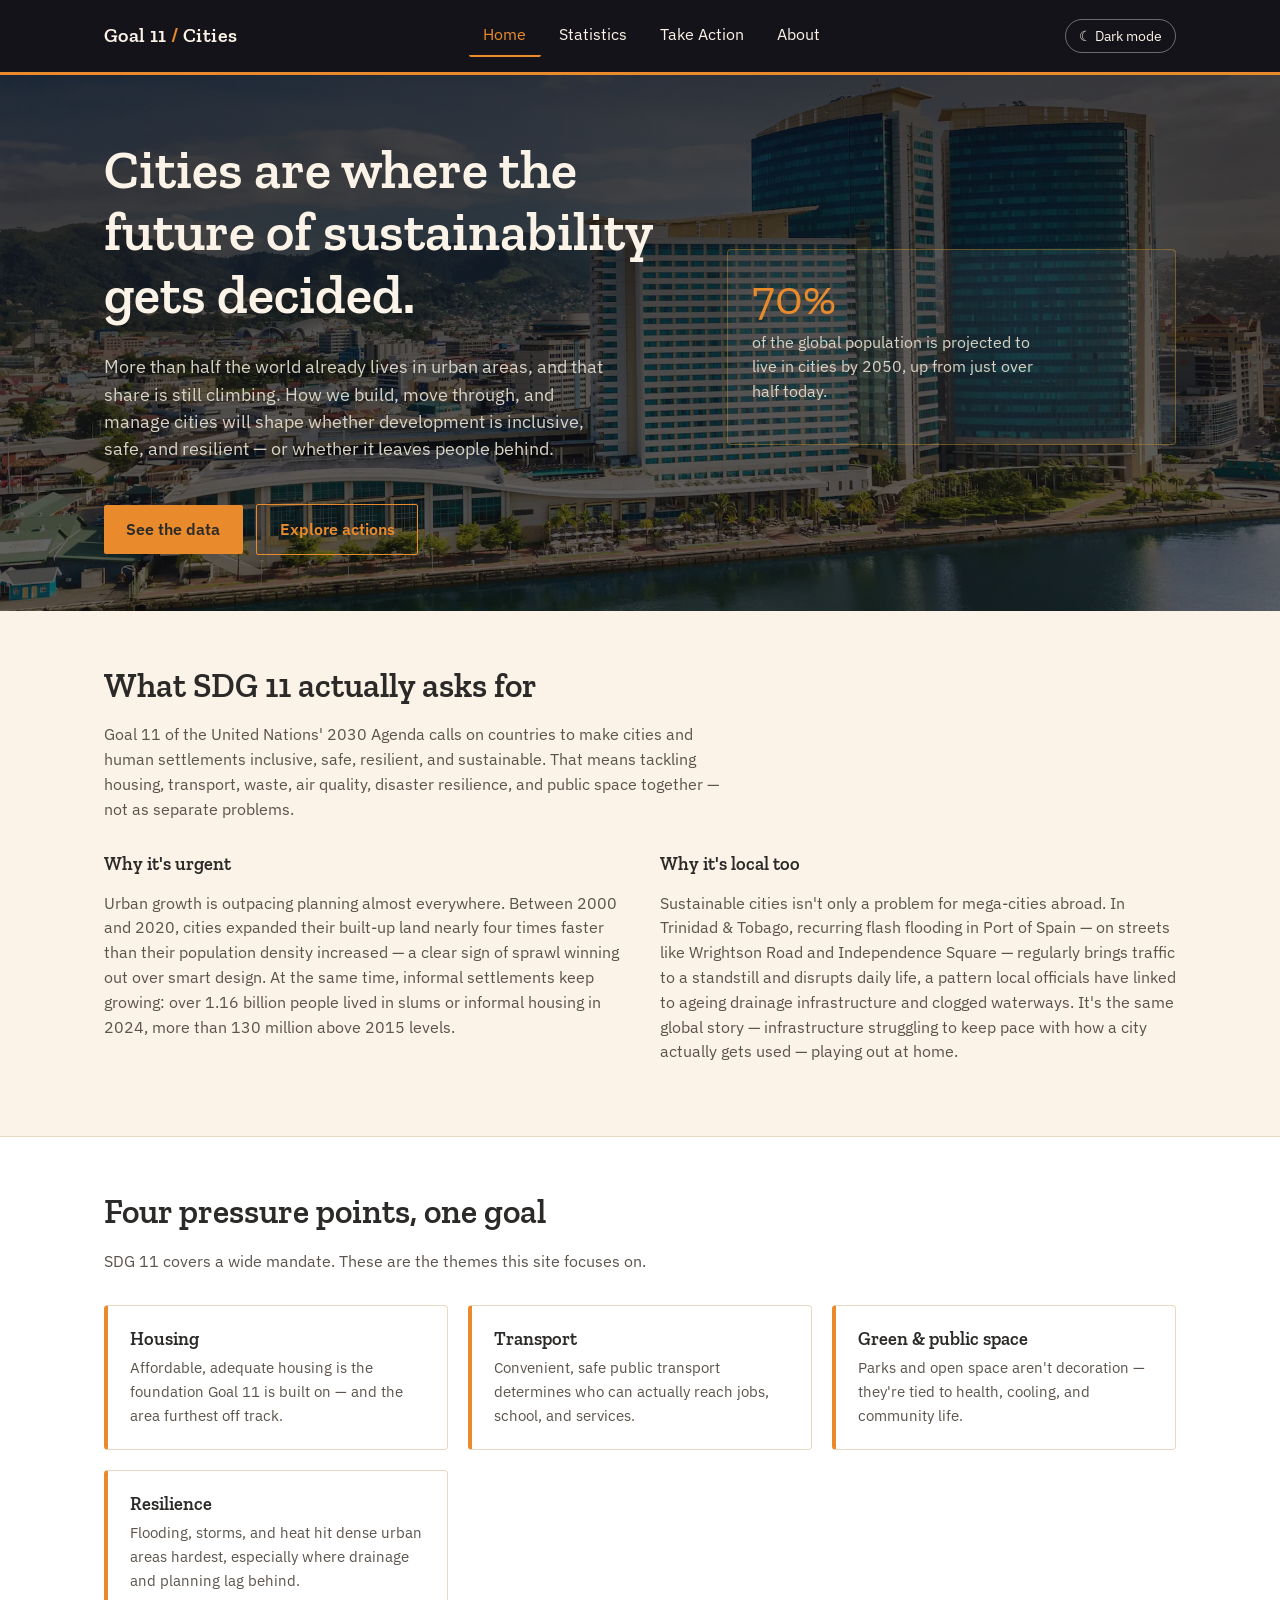
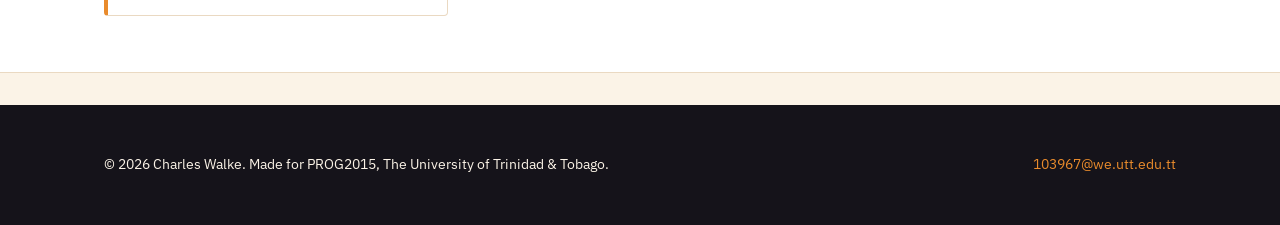
<file: index.html>
<!DOCTYPE html>
<html lang="en">
<head>
  <meta charset="UTF-8">
  <meta name="viewport" content="width=device-width, initial-scale=1.0">
  <title>Sustainable Cities &amp; Communities — SDG 11</title>
  <meta name="description" content="An awareness site on UN Sustainable Development Goal 11: Sustainable Cities and Communities.">
  <link rel="preconnect" href="https://fonts.googleapis.com">
  <link href="https://fonts.googleapis.com/css2?family=Zilla+Slab:wght@500;600;700&family=IBM+Plex+Sans:wght@400;500;600&display=swap" rel="stylesheet">
  <link rel="stylesheet" href="css/style.css">
</head>
<body>

  <header class="site-header">
    <div class="wrap">
      <a href="index.html" class="brand">Goal 11 <span>/</span> Cities</a>
      <nav class="site-nav" aria-label="Primary navigation">
        <ul>
          <li><a href="index.html" aria-current="page">Home</a></li>
          <li><a href="statistics.html">Statistics</a></li>
          <li><a href="actions.html">Take Action</a></li>
          <li><a href="about.html">About</a></li>
        </ul>
      </nav>
      <button class="theme-toggle" data-theme-toggle type="button" aria-label="Toggle dark mode">☾ Dark mode</button>
    </div>
  </header>

  <main>

    <section class="hero hero-has-image" style="background-image: url('images/home-hero.jpg');">
      <div class="wrap">
        <div class="content1">
          <h1>Cities are where the future of sustainability gets decided.</h1>
          <p class="lede">More than half the world already lives in urban areas, and that share is still climbing. How we build, move through, and manage cities will shape whether development is inclusive, safe, and resilient — or whether it leaves people behind.</p>
          <a href="statistics.html" class="btn">See the data</a>
          <a href="actions.html" class="btn btn-outline" style="margin-left:0.6rem;">Explore actions</a>
        </div>
        <div class="content2">
          <div class="hero-stat">
            <span class="big">70%</span>
            <p>of the global population is projected to live in cities by 2050, up from just over half today.</p>
          </div>
        </div>
      </div>
    </section>

    <section class="section">
      <div class="wrap">
        <div class="section-head">
          <h2>What SDG 11 actually asks for</h2>
          <p>Goal 11 of the United Nations' 2030 Agenda calls on countries to make cities and human settlements inclusive, safe, resilient, and sustainable. That means tackling housing, transport, waste, air quality, disaster resilience, and public space together — not as separate problems.</p>
        </div>

        <div class="split">
          <div class="content1">
            <h3>Why it's urgent</h3>
            <p>Urban growth is outpacing planning almost everywhere. Between 2000 and 2020, cities expanded their built-up land nearly four times faster than their population density increased — a clear sign of sprawl winning out over smart design. At the same time, informal settlements keep growing: over 1.16 billion people lived in slums or informal housing in 2024, more than 130 million above 2015 levels.</p>
          </div>
          <div class="content2">
            <h3>Why it's local too</h3>
            <p>Sustainable cities isn't only a problem for mega-cities abroad. In Trinidad &amp; Tobago, recurring flash flooding in Port of Spain — on streets like Wrightson Road and Independence Square — regularly brings traffic to a standstill and disrupts daily life, a pattern local officials have linked to ageing drainage infrastructure and clogged waterways. It's the same global story — infrastructure struggling to keep pace with how a city actually gets used — playing out at home.</p>
          </div>
        </div>
      </div>
    </section>

    <section class="section section-alt">
      <div class="wrap">
        <div class="section-head">
          <h2>Four pressure points, one goal</h2>
          <p>SDG 11 covers a wide mandate. These are the themes this site focuses on.</p>
        </div>
        <div class="card-grid">
          <div class="card">
            <h3>Housing</h3>
            <p>Affordable, adequate housing is the foundation Goal 11 is built on — and the area furthest off track.</p>
          </div>
          <div class="card">
            <h3>Transport</h3>
            <p>Convenient, safe public transport determines who can actually reach jobs, school, and services.</p>
          </div>
          <div class="card">
            <h3>Green &amp; public space</h3>
            <p>Parks and open space aren't decoration — they're tied to health, cooling, and community life.</p>
          </div>
          <div class="card">
            <h3>Resilience</h3>
            <p>Flooding, storms, and heat hit dense urban areas hardest, especially where drainage and planning lag behind.</p>
          </div>
        </div>
      </div>
    </section>

  </main>

  <footer class="site-footer">
    <div class="wrap">
      <p>&copy; 2026 Charles Walke. Made for PROG2015, The University of Trinidad &amp; Tobago.</p>
      <p><a href="mailto:103967@we.utt.edu.tt">103967@we.utt.edu.tt</a></p>
    </div>
  </footer>

  <script src="js/main.js"></script>
</body>
</html>
</file>
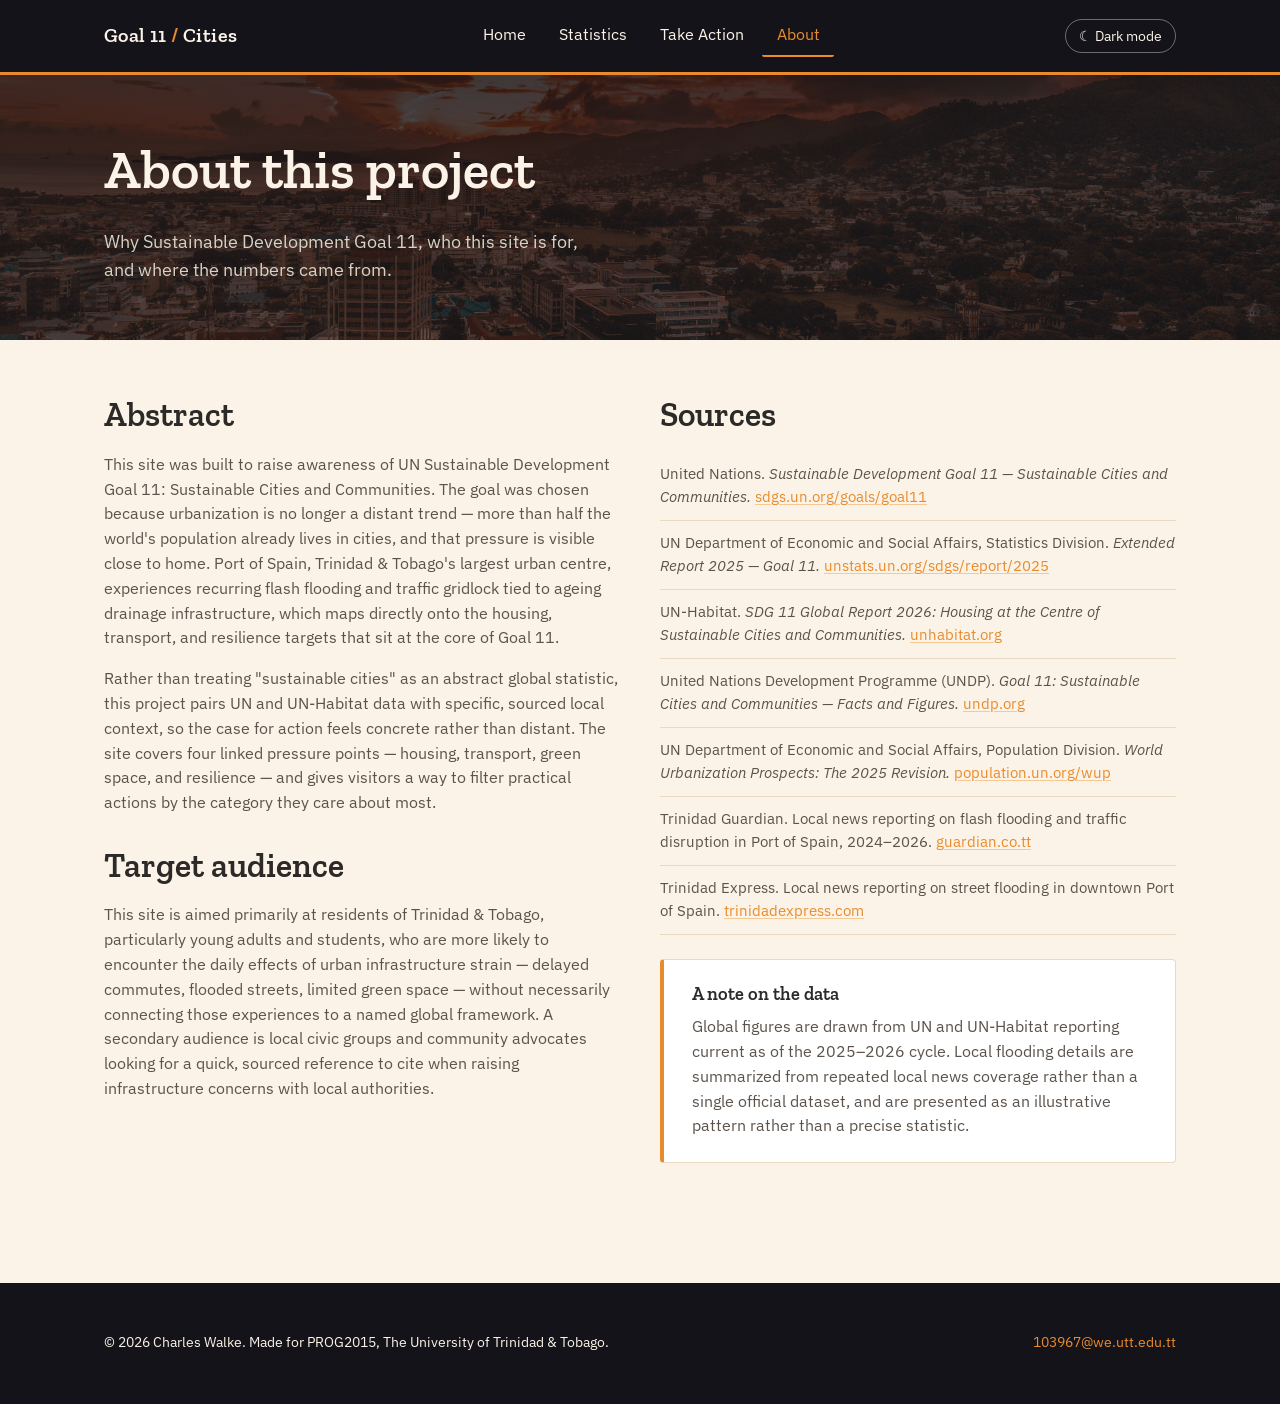
<file: about.html>
<!DOCTYPE html>
<html lang="en">
<head>
  <meta charset="UTF-8">
  <meta name="viewport" content="width=device-width, initial-scale=1.0">
  <title>About — SDG 11: Sustainable Cities</title>
  <meta name="description" content="Project abstract, target audience, and sources for this SDG 11 awareness site.">
  <link rel="preconnect" href="https://fonts.googleapis.com">
  <link href="https://fonts.googleapis.com/css2?family=Zilla+Slab:wght@500;600;700&family=IBM+Plex+Sans:wght@400;500;600&display=swap" rel="stylesheet">
  <link rel="stylesheet" href="css/style.css">
</head>
<body>

  <header class="site-header">
    <div class="wrap">
      <a href="index.html" class="brand">Goal 11 <span>/</span> Cities</a>
      <nav class="site-nav" aria-label="Primary navigation">
        <ul>
          <li><a href="index.html">Home</a></li>
          <li><a href="statistics.html">Statistics</a></li>
          <li><a href="actions.html">Take Action</a></li>
          <li><a href="about.html" aria-current="page">About</a></li>
        </ul>
      </nav>
      <button class="theme-toggle" data-theme-toggle type="button" aria-label="Toggle dark mode">☾ Dark mode</button>
    </div>
  </header>

  <main>

    <section class="hero hero-has-image" style="padding-bottom: 2.5rem; background-image: url('images/section-hero.jpg');">
      <div class="wrap" style="grid-template-columns: 1fr;">
        <div class="content1">
          <h1>About this project</h1>
          <p class="lede">Why Sustainable Development Goal 11, who this site is for, and where the numbers came from.</p>
        </div>
      </div>
    </section>

    <section class="section">
      <div class="wrap">
        <div class="split">
          <div class="content1">
            <h2>Abstract</h2>
            <p>This site was built to raise awareness of UN Sustainable Development Goal 11: Sustainable Cities and Communities. The goal was chosen because urbanization is no longer a distant trend — more than half the world's population already lives in cities, and that pressure is visible close to home. Port of Spain, Trinidad &amp; Tobago's largest urban centre, experiences recurring flash flooding and traffic gridlock tied to ageing drainage infrastructure, which maps directly onto the housing, transport, and resilience targets that sit at the core of Goal 11.</p>
            <p>Rather than treating "sustainable cities" as an abstract global statistic, this project pairs UN and UN-Habitat data with specific, sourced local context, so the case for action feels concrete rather than distant. The site covers four linked pressure points — housing, transport, green space, and resilience — and gives visitors a way to filter practical actions by the category they care about most.</p>

            <h2 style="margin-top: 2rem;">Target audience</h2>
            <p>This site is aimed primarily at residents of Trinidad &amp; Tobago, particularly young adults and students, who are more likely to encounter the daily effects of urban infrastructure strain — delayed commutes, flooded streets, limited green space — without necessarily connecting those experiences to a named global framework. A secondary audience is local civic groups and community advocates looking for a quick, sourced reference to cite when raising infrastructure concerns with local authorities.</p>
          </div>

          <div class="content2">
            <h2>Sources</h2>
            <ul class="source-list">
              <li>United Nations. <em>Sustainable Development Goal 11 — Sustainable Cities and Communities.</em> <a href="https://sdgs.un.org/goals/goal11" target="_blank" rel="noopener">sdgs.un.org/goals/goal11</a></li>
              <li>UN Department of Economic and Social Affairs, Statistics Division. <em>Extended Report 2025 — Goal 11.</em> <a href="https://unstats.un.org/sdgs/report/2025/extended-report/Extended-Report-2025_Goal-11.pdf" target="_blank" rel="noopener">unstats.un.org/sdgs/report/2025</a></li>
              <li>UN-Habitat. <em>SDG 11 Global Report 2026: Housing at the Centre of Sustainable Cities and Communities.</em> <a href="https://unhabitat.org/sdg-11-global-report-2026-housing-at-the-centre-of-sustainable-cities-and-communities" target="_blank" rel="noopener">unhabitat.org</a></li>
              <li>United Nations Development Programme (UNDP). <em>Goal 11: Sustainable Cities and Communities — Facts and Figures.</em> <a href="https://www.undp.org/sustainable-development-goals/sustainable-cities-and-communities" target="_blank" rel="noopener">undp.org</a></li>
              <li>UN Department of Economic and Social Affairs, Population Division. <em>World Urbanization Prospects: The 2025 Revision.</em> <a href="https://population.un.org/wup/" target="_blank" rel="noopener">population.un.org/wup</a></li>
              <li>Trinidad Guardian. Local news reporting on flash flooding and traffic disruption in Port of Spain, 2024–2026. <a href="https://www.guardian.co.tt/news/pos-brought-to-standstill-as-heavy-rains-submerge-streets-6.2.2401509.4c883f6b93" target="_blank" rel="noopener">guardian.co.tt</a></li>
              <li>Trinidad Express. Local news reporting on street flooding in downtown Port of Spain. <a href="https://trinidadexpress.com/newsextra/flood-in-city-after-showers/article_9d7e4a40-4e7e-11ef-bda2-6b6a2d276ae7.html" target="_blank" rel="noopener">trinidadexpress.com</a></li>
            </ul>

            <div class="callout" style="margin-top: 1.5rem;">
              <h3>A note on the data</h3>
              <p style="margin:0;">Global figures are drawn from UN and UN-Habitat reporting current as of the 2025–2026 cycle. Local flooding details are summarized from repeated local news coverage rather than a single official dataset, and are presented as an illustrative pattern rather than a precise statistic.</p>
            </div>
          </div>
        </div>
      </div>
    </section>

  </main>

  <footer class="site-footer">
    <div class="wrap">
      <p>&copy; 2026 Charles Walke. Made for PROG2015, The University of Trinidad &amp; Tobago.</p>
      <p><a href="mailto:103967@we.utt.edu.tt">103967@we.utt.edu.tt</a></p>
    </div>
  </footer>

  <script src="js/main.js"></script>
</body>
</html>
</file>
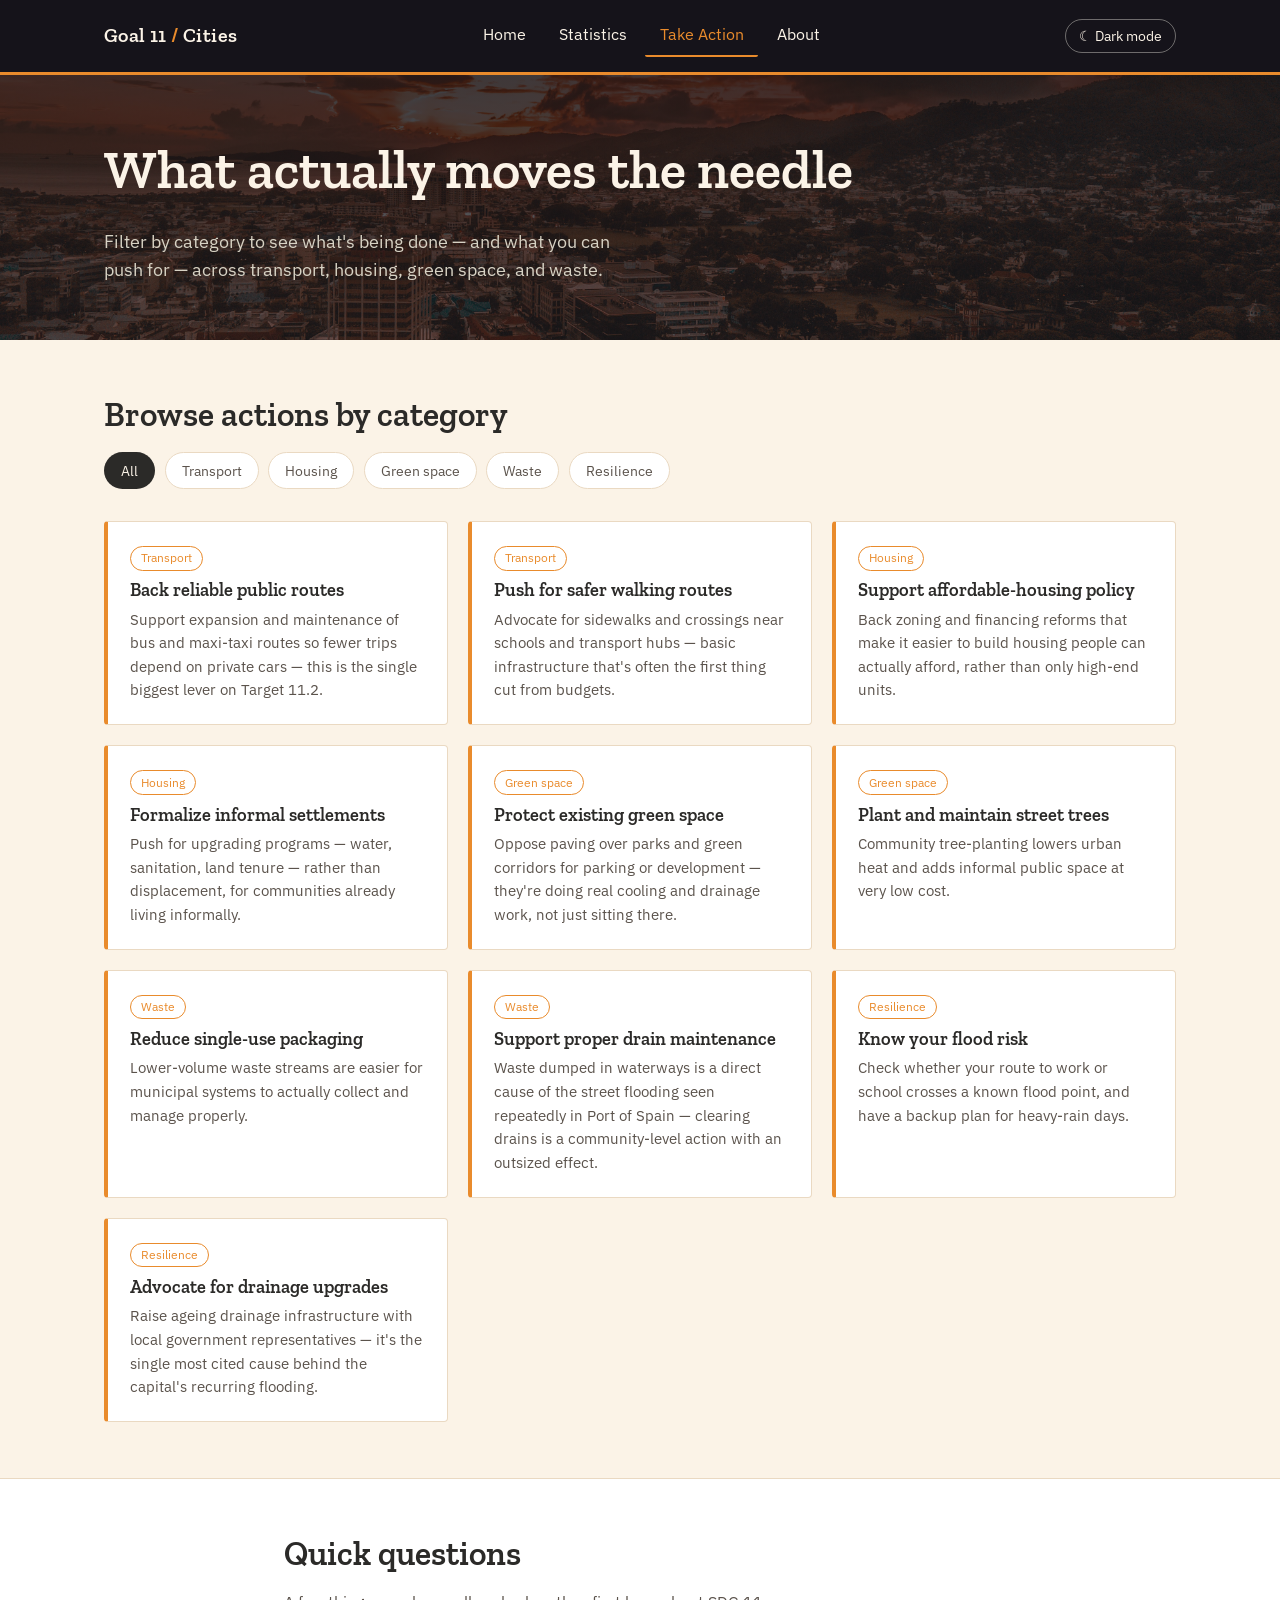
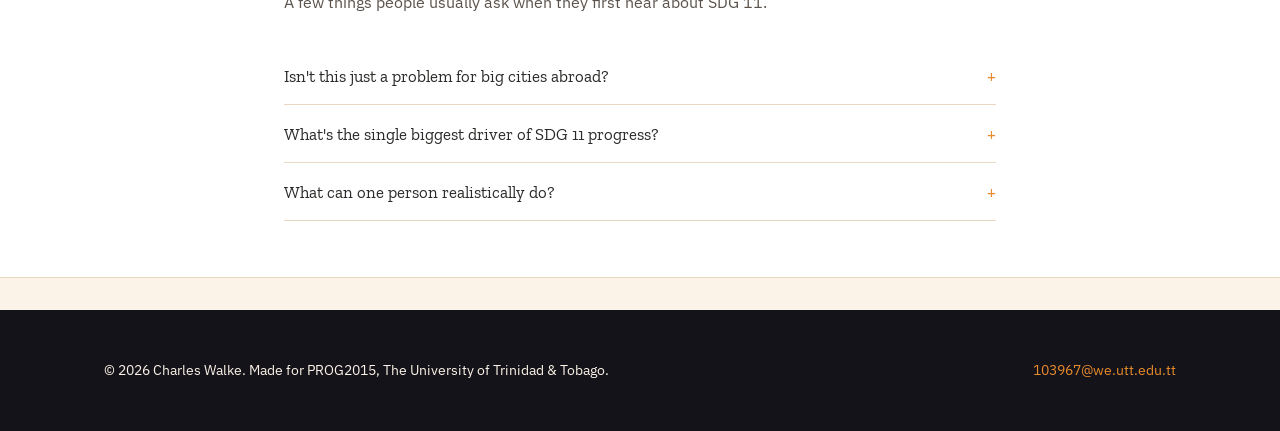
<file: actions.html>
<!DOCTYPE html>
<html lang="en">
<head>
  <meta charset="UTF-8">
  <meta name="viewport" content="width=device-width, initial-scale=1.0">
  <title>Take Action — SDG 11: Sustainable Cities</title>
  <meta name="description" content="Filterable list of actions, by category, that support UN SDG 11: Sustainable Cities and Communities.">
  <link rel="preconnect" href="https://fonts.googleapis.com">
  <link href="https://fonts.googleapis.com/css2?family=Zilla+Slab:wght@500;600;700&family=IBM+Plex+Sans:wght@400;500;600&display=swap" rel="stylesheet">
  <link rel="stylesheet" href="css/style.css">
</head>
<body>

  <header class="site-header">
    <div class="wrap">
      <a href="index.html" class="brand">Goal 11 <span>/</span> Cities</a>
      <nav class="site-nav" aria-label="Primary navigation">
        <ul>
          <li><a href="index.html">Home</a></li>
          <li><a href="statistics.html">Statistics</a></li>
          <li><a href="actions.html" aria-current="page">Take Action</a></li>
          <li><a href="about.html">About</a></li>
        </ul>
      </nav>
      <button class="theme-toggle" data-theme-toggle type="button" aria-label="Toggle dark mode">☾ Dark mode</button>
    </div>
  </header>

  <main>

    <section class="hero hero-has-image" style="padding-bottom: 2.5rem; background-image: url('images/section-hero.jpg');">
      <div class="wrap" style="grid-template-columns: 1fr;">
        <div class="content1">
          <h1>What actually moves the needle</h1>
          <p class="lede">Filter by category to see what's being done — and what you can push for — across transport, housing, green space, and waste.</p>
        </div>
      </div>
    </section>

    <section class="section">
      <div class="wrap">

        <h2>Browse actions by category</h2>

        <div class="filter-bar" data-filter-bar role="group" aria-label="Filter actions by category">
          <button class="filter-btn active" data-category="all" type="button">All</button>
          <button class="filter-btn" data-category="transport" type="button">Transport</button>
          <button class="filter-btn" data-category="housing" type="button">Housing</button>
          <button class="filter-btn" data-category="green" type="button">Green space</button>
          <button class="filter-btn" data-category="waste" type="button">Waste</button>
          <button class="filter-btn" data-category="resilience" type="button">Resilience</button>
        </div>

        <div class="card-grid" id="action-cards">

          <article class="action-card card" data-category="transport">
            <span class="tag">Transport</span>
            <h3>Back reliable public routes</h3>
            <p>Support expansion and maintenance of bus and maxi-taxi routes so fewer trips depend on private cars — this is the single biggest lever on Target 11.2.</p>
          </article>

          <article class="action-card card" data-category="transport">
            <span class="tag">Transport</span>
            <h3>Push for safer walking routes</h3>
            <p>Advocate for sidewalks and crossings near schools and transport hubs — basic infrastructure that's often the first thing cut from budgets.</p>
          </article>

          <article class="action-card card" data-category="housing">
            <span class="tag">Housing</span>
            <h3>Support affordable-housing policy</h3>
            <p>Back zoning and financing reforms that make it easier to build housing people can actually afford, rather than only high-end units.</p>
          </article>

          <article class="action-card card" data-category="housing">
            <span class="tag">Housing</span>
            <h3>Formalize informal settlements</h3>
            <p>Push for upgrading programs — water, sanitation, land tenure — rather than displacement, for communities already living informally.</p>
          </article>

          <article class="action-card card" data-category="green">
            <span class="tag">Green space</span>
            <h3>Protect existing green space</h3>
            <p>Oppose paving over parks and green corridors for parking or development — they're doing real cooling and drainage work, not just sitting there.</p>
          </article>

          <article class="action-card card" data-category="green">
            <span class="tag">Green space</span>
            <h3>Plant and maintain street trees</h3>
            <p>Community tree-planting lowers urban heat and adds informal public space at very low cost.</p>
          </article>

          <article class="action-card card" data-category="waste">
            <span class="tag">Waste</span>
            <h3>Reduce single-use packaging</h3>
            <p>Lower-volume waste streams are easier for municipal systems to actually collect and manage properly.</p>
          </article>

          <article class="action-card card" data-category="waste">
            <span class="tag">Waste</span>
            <h3>Support proper drain maintenance</h3>
            <p>Waste dumped in waterways is a direct cause of the street flooding seen repeatedly in Port of Spain — clearing drains is a community-level action with an outsized effect.</p>
          </article>

          <article class="action-card card" data-category="resilience">
            <span class="tag">Resilience</span>
            <h3>Know your flood risk</h3>
            <p>Check whether your route to work or school crosses a known flood point, and have a backup plan for heavy-rain days.</p>
          </article>

          <article class="action-card card" data-category="resilience">
            <span class="tag">Resilience</span>
            <h3>Advocate for drainage upgrades</h3>
            <p>Raise ageing drainage infrastructure with local government representatives — it's the single most cited cause behind the capital's recurring flooding.</p>
          </article>

        </div>
      </div>
    </section>

    <section class="section section-alt">
      <div class="wrap" style="max-width: 760px;">
        <div class="section-head">
          <h2>Quick questions</h2>
          <p>A few things people usually ask when they first hear about SDG 11.</p>
        </div>

        <div class="accordion">
          <div class="accordion-item">
            <button class="accordion-trigger" aria-expanded="false" aria-controls="panel-1" type="button">
              Isn't this just a problem for big cities abroad?
              <span class="plus">+</span>
            </button>
            <div class="accordion-panel" id="panel-1">
              <p>No — Goal 11 applies at any city size. Port of Spain has about 478,000 people in its metro area, far smaller than a global mega-city, but it faces the same core issues: drainage infrastructure that hasn't kept pace with how the city is used, and transport corridors that back up during ordinary weather events.</p>
            </div>
          </div>

          <div class="accordion-item">
            <button class="accordion-trigger" aria-expanded="false" aria-controls="panel-2" type="button">
              What's the single biggest driver of SDG 11 progress?
              <span class="plus">+</span>
            </button>
            <div class="accordion-panel" id="panel-2">
              <p>Housing. UN-Habitat's 2026 report places adequate, affordable housing at the centre of the whole goal — it connects directly to transport need, informal settlement growth, and disaster vulnerability.</p>
            </div>
          </div>

          <div class="accordion-item">
            <button class="accordion-trigger" aria-expanded="false" aria-controls="panel-3" type="button">
              What can one person realistically do?
              <span class="plus">+</span>
            </button>
            <div class="accordion-panel" id="panel-3">
              <p>Local, specific pressure works better than general awareness: showing up to a community meeting about a known flood point, reporting a blocked drain, or using and defending public transport routes all have a measurable, local effect.</p>
            </div>
          </div>
        </div>
      </div>
    </section>

  </main>

  <footer class="site-footer">
    <div class="wrap">
      <p>&copy; 2026 Charles Walke. Made for PROG2015, The University of Trinidad &amp; Tobago.</p>
      <p><a href="mailto:103967@we.utt.edu.tt">103967@we.utt.edu.tt</a></p>
    </div>
  </footer>

  <script src="js/main.js"></script>
</body>
</html>
</file>
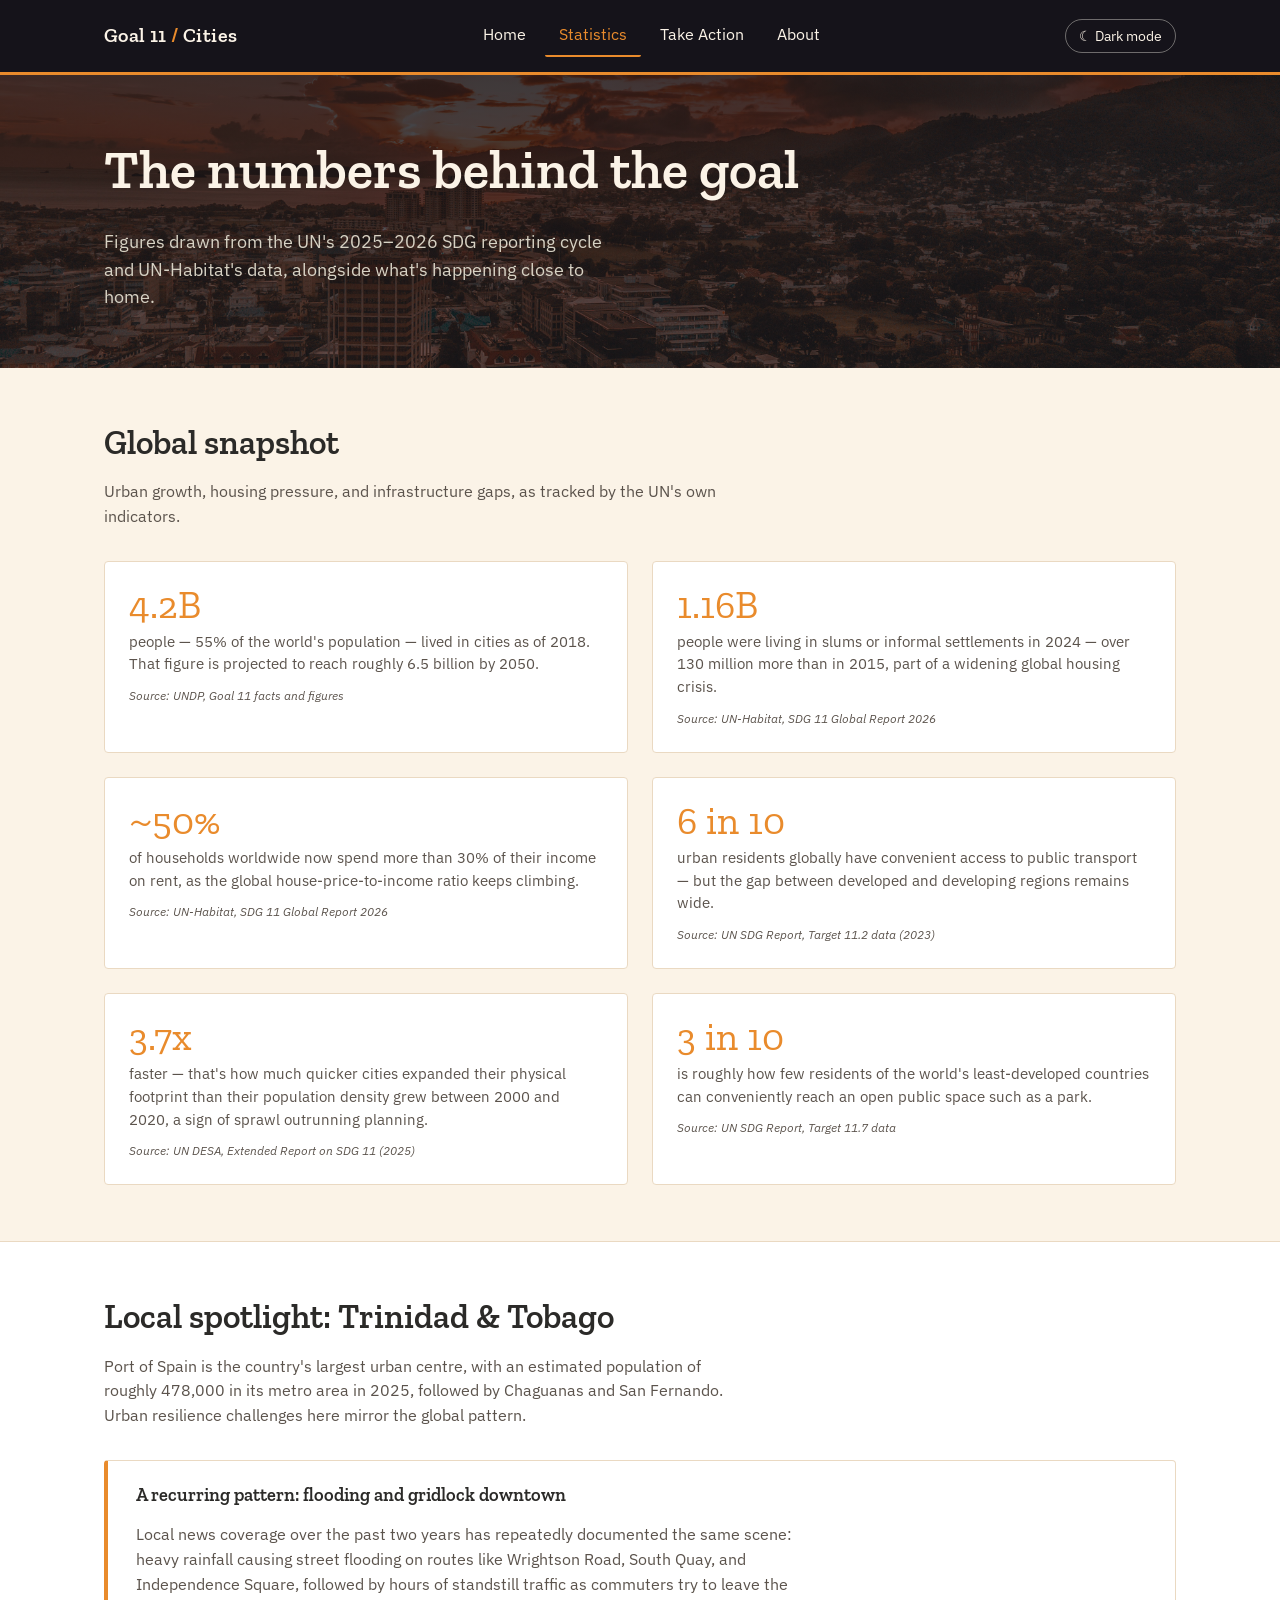
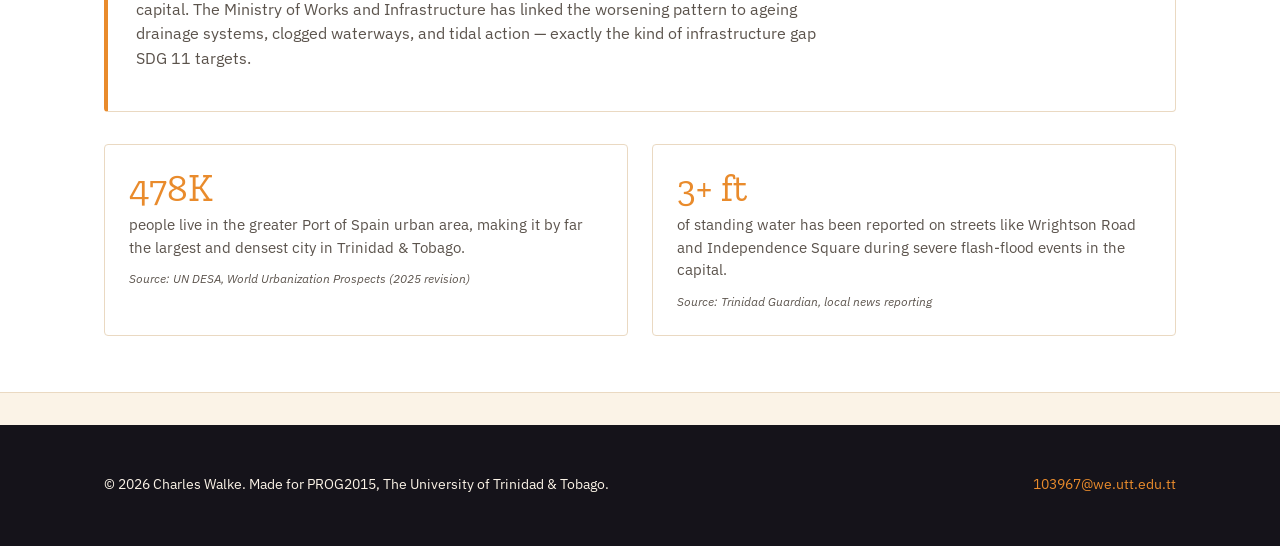
<file: statistics.html>
<!DOCTYPE html>
<html lang="en">
<head>
  <meta charset="UTF-8">
  <meta name="viewport" content="width=device-width, initial-scale=1.0">
  <title>Statistics — SDG 11: Sustainable Cities</title>
  <meta name="description" content="Global and local statistics on housing, transport, and urban growth for UN SDG 11.">
  <link rel="preconnect" href="https://fonts.googleapis.com">
  <link href="https://fonts.googleapis.com/css2?family=Zilla+Slab:wght@500;600;700&family=IBM+Plex+Sans:wght@400;500;600&display=swap" rel="stylesheet">
  <link rel="stylesheet" href="css/style.css">
</head>
<body>

  <header class="site-header">
    <div class="wrap">
      <a href="index.html" class="brand">Goal 11 <span>/</span> Cities</a>
      <nav class="site-nav" aria-label="Primary navigation">
        <ul>
          <li><a href="index.html">Home</a></li>
          <li><a href="statistics.html" aria-current="page">Statistics</a></li>
          <li><a href="actions.html">Take Action</a></li>
          <li><a href="about.html">About</a></li>
        </ul>
      </nav>
      <button class="theme-toggle" data-theme-toggle type="button" aria-label="Toggle dark mode">☾ Dark mode</button>
    </div>
  </header>

  <main>

    <section class="hero hero-has-image" style="padding-bottom: 2.5rem; background-image: url('images/section-hero.jpg');">
      <div class="wrap" style="grid-template-columns: 1fr;">
        <div class="content1">
          <h1>The numbers behind the goal</h1>
          <p class="lede">Figures drawn from the UN's 2025–2026 SDG reporting cycle and UN-Habitat's data, alongside what's happening close to home.</p>
        </div>
      </div>
    </section>

    <section class="section">
      <div class="wrap">
        <div class="section-head">
          <h2>Global snapshot</h2>
          <p>Urban growth, housing pressure, and infrastructure gaps, as tracked by the UN's own indicators.</p>
        </div>

        <div class="stat-grid">
          <div class="stat-card">
            <span class="num">4.2B</span>
            <p>people — 55% of the world's population — lived in cities as of 2018. That figure is projected to reach roughly 6.5 billion by 2050.</p>
            <span class="src">Source: UNDP, Goal 11 facts and figures</span>
          </div>

          <div class="stat-card">
            <span class="num">1.16B</span>
            <p>people were living in slums or informal settlements in 2024 — over 130 million more than in 2015, part of a widening global housing crisis.</p>
            <span class="src">Source: UN-Habitat, SDG 11 Global Report 2026</span>
          </div>

          <div class="stat-card">
            <span class="num">~50%</span>
            <p>of households worldwide now spend more than 30% of their income on rent, as the global house-price-to-income ratio keeps climbing.</p>
            <span class="src">Source: UN-Habitat, SDG 11 Global Report 2026</span>
          </div>

          <div class="stat-card">
            <span class="num">6 in 10</span>
            <p>urban residents globally have convenient access to public transport — but the gap between developed and developing regions remains wide.</p>
            <span class="src">Source: UN SDG Report, Target 11.2 data (2023)</span>
          </div>

          <div class="stat-card">
            <span class="num">3.7x</span>
            <p>faster — that's how much quicker cities expanded their physical footprint than their population density grew between 2000 and 2020, a sign of sprawl outrunning planning.</p>
            <span class="src">Source: UN DESA, Extended Report on SDG 11 (2025)</span>
          </div>

          <div class="stat-card">
            <span class="num">3 in 10</span>
            <p>is roughly how few residents of the world's least-developed countries can conveniently reach an open public space such as a park.</p>
            <span class="src">Source: UN SDG Report, Target 11.7 data</span>
          </div>
        </div>
      </div>
    </section>

    <section class="section section-alt">
      <div class="wrap">
        <div class="section-head">
          <h2>Local spotlight: Trinidad &amp; Tobago</h2>
          <p>Port of Spain is the country's largest urban centre, with an estimated population of roughly 478,000 in its metro area in 2025, followed by Chaguanas and San Fernando. Urban resilience challenges here mirror the global pattern.</p>
        </div>

        <div class="callout">
          <h3>A recurring pattern: flooding and gridlock downtown</h3>
          <p>Local news coverage over the past two years has repeatedly documented the same scene: heavy rainfall causing street flooding on routes like Wrightson Road, South Quay, and Independence Square, followed by hours of standstill traffic as commuters try to leave the capital. The Ministry of Works and Infrastructure has linked the worsening pattern to ageing drainage systems, clogged waterways, and tidal action — exactly the kind of infrastructure gap SDG 11 targets.</p>
        </div>

        <div class="stat-grid">
          <div class="stat-card">
            <span class="num">478K</span>
            <p>people live in the greater Port of Spain urban area, making it by far the largest and densest city in Trinidad &amp; Tobago.</p>
            <span class="src">Source: UN DESA, World Urbanization Prospects (2025 revision)</span>
          </div>
          <div class="stat-card">
            <span class="num">3+ ft</span>
            <p>of standing water has been reported on streets like Wrightson Road and Independence Square during severe flash-flood events in the capital.</p>
            <span class="src">Source: Trinidad Guardian, local news reporting</span>
          </div>
        </div>
      </div>
    </section>

  </main>

  <footer class="site-footer">
    <div class="wrap">
      <p>&copy; 2026 Charles Walke. Made for PROG2015, The University of Trinidad &amp; Tobago.</p>
      <p><a href="mailto:103967@we.utt.edu.tt">103967@we.utt.edu.tt</a></p>
    </div>
  </footer>

  <script src="js/main.js"></script>
</body>
</html>
</file>
<file: css/style.css>
/* ==========================================================================
   SDG 11 — Sustainable Cities and Communities
   Single stylesheet: tokens, layout, components, responsiveness, themes
   ========================================================================== */

:root {
  /* Light mode colors */
  --ink: #2B2A28;          /* dark brown-black: main text and headings */
  --brass: #E98B2C;        /* orange accent (UN SDG orange): buttons, links, borders, highlights */
  --brass-soft: #F7C892;   /* light orange: underline color on source links */
  --paper: #FBF3E7;        /* cream: page background */
  --paper-raised: #FFFFFF; /* white: card and alternate-section backgrounds */
  --ink-soft: #5B534C;     /* grey-brown: paragraph text and small captions */
  --line: #EAD9C2;         /* light tan: thin borders and divider lines */

  --radius-s: 2px;
  --radius-m: 4px;
  --max-w: 1120px;

  --font-head: "Zilla Slab", Georgia, "Times New Roman", serif;
  --font-body: "IBM Plex Sans", -apple-system, Segoe UI, Roboto, sans-serif;
}

/* Dark mode colors (applied when the body has the dark-theme class) */
body.dark-theme {
  --ink: #F3E9DA;          /* light cream: main text and headings */
  --brass: #F2A33E;        /* brighter orange accent: buttons, links, borders, highlights */
  --brass-soft: #5A3C1C;   /* dark amber: underline color on source links */
  --paper: #10131D;        /* dark navy: page background */
  --paper-raised: #1A1F2E; /* lighter navy: card and alternate-section backgrounds */
  --ink-soft: #B9AE9C;     /* soft grey-beige: paragraph text and small captions */
  --line: #2C3345;         /* navy-grey: thin borders and divider lines */
}

/* -- reset -- */
* { box-sizing: border-box; }
html { scroll-behavior: smooth; }
body {
  margin: 0;
  background: var(--paper);
  color: var(--ink);
  font-family: var(--font-body);
  line-height: 1.55;
  transition: background 0.25s ease, color 0.25s ease;
}
img { max-width: 100%; display: block; }
h1, h2, h3 { font-family: var(--font-head); line-height: 1.15; margin: 0 0 0.5em; color: var(--ink); }
h1 { font-size: clamp(2.1rem, 5vw, 3.4rem); font-weight: 600; }
h2 { font-size: clamp(1.5rem, 3vw, 2.1rem); font-weight: 600; }
h3 { font-size: 1.15rem; font-weight: 600; }
p { max-width: 68ch; color: var(--ink-soft); }
a { color: inherit; }
:focus-visible {
  outline: 3px solid var(--brass);
  outline-offset: 2px;
}

/* -- layout shell -- */
.wrap { max-width: var(--max-w); margin: 0 auto; padding: 0 1.5rem; }

/* -- header & nav -- */
.site-header {
  background: #15131A; /* near-black: header bar, stays dark in both themes */
  color: #FBF3E7;
  position: sticky;
  top: 0;
  z-index: 10;
  border-bottom: 3px solid var(--brass);
  transition: transform 0.3s ease; /* Added for smooth slide effect */
  }

/* Hides header when scrolled down on mobile */
.site-header.header-hidden {
    transform: translateY(-100%);
    }

body.dark-theme .site-header { background: #0A0C14; }
.site-header .wrap {
  display: flex;
  align-items: center;
  justify-content: space-between;
  gap: 1rem;
  padding-top: 0.9rem;
  padding-bottom: 0.9rem;
  flex-wrap: wrap;
}
.brand {
  font-family: var(--font-head);
  font-size: 1.25rem;
  font-weight: 600;
  color: #FBF3E7;
  text-decoration: none;
  letter-spacing: 0.02em;
}
.brand span { color: var(--brass); }

.site-nav ul {
  list-style: none;
  display: flex;
  gap: 0.25rem;
  margin: 0;
  padding: 0;
  flex-wrap: wrap;
}
.site-nav a {
  display: inline-block;
  text-decoration: none;
  color: #FBF3E7;
  padding: 0.5rem 0.9rem;
  border-radius: var(--radius-s);
  border-bottom: 2px solid transparent;
  transition: background 0.15s ease, border-color 0.15s ease, transform 0.1s ease;
}
.site-nav a:hover {
  background: rgba(184, 134, 31, 0.18);
  border-bottom-color: var(--brass);
}
.site-nav a:active {
  transform: translateY(1px) scale(0.98);
}
.site-nav a[aria-current="page"] {
  border-bottom-color: var(--brass);
  color: var(--brass);
}

.theme-toggle {
  background: transparent;
  border: 1px solid rgba(243, 239, 230, 0.4);
  color: #FBF3E7;
  padding: 0.45rem 0.8rem;
  border-radius: 999px;
  cursor: pointer;
  font-family: var(--font-body);
  font-size: 0.85rem;
  display: inline-flex;
  align-items: center;
  gap: 0.4rem;
  transition: background 0.15s ease, border-color 0.15s ease;
}
.theme-toggle:hover { border-color: var(--brass); }
.theme-toggle:active { transform: translateY(1px); }

/* -- hero -- */
.hero {
  background: var(--ink);
  color: var(--paper);
  padding: 4rem 0 3.5rem;
  position: relative;
  background-size: cover;
  background-position: center;
  isolation: isolate; /* keeps the overlay contained to this section */
}
body.dark-theme .hero { background-color: #0A0C14; }

/* Dark scrim overlay — sits between the photo and the text so headings
   and body copy stay readable no matter what image is used.
   Only appears when a hero has a background photo (.hero-has-image). */
.hero.hero-has-image::before {
  content: "";
  position: absolute;
  inset: 0;
  background: linear-gradient(180deg, rgba(10, 10, 14, 0.78) 0%, rgba(10, 10, 14, 0.62) 100%);
  z-index: 0;
}
body.dark-theme .hero.hero-has-image::before {
  background: linear-gradient(180deg, rgba(5, 6, 10, 0.85) 0%, rgba(5, 6, 10, 0.7) 100%);
}
.hero .wrap {
  position: relative;
  z-index: 1;
  display: grid;
  grid-template-columns: 1.3fr 1fr;
  gap: 2.5rem;
  align-items: center;
}
.hero h1 { color: #FBF3E7; }
body.dark-theme .hero h1 { color: #F3E9DA; }
.hero p.lede { color: #D7D2C4; font-size: 1.1rem; max-width: 46ch; }
body.dark-theme .hero p.lede { color: #C9BFAE; }
.hero-stat {
  background: rgba(243, 239, 230, 0.06);
  border: 1px solid rgba(184, 134, 31, 0.5);
  border-radius: var(--radius-m);
  padding: 1.5rem;
}
.hero-stat .big {
  font-family: var(--font-head);
  font-size: 3rem;
  color: var(--brass);
  line-height: 1;
}
.hero-stat p { color: #D7D2C4; margin-top: 0.5rem; max-width: 30ch; }

.btn {
  display: inline-block;
  margin-top: 1.5rem;
  background: var(--brass);
  color: var(--ink);
  text-decoration: none;
  font-weight: 600;
  padding: 0.75rem 1.4rem;
  border-radius: var(--radius-s);
  border: none;
  cursor: pointer;
  font-family: var(--font-body);
  font-size: 1rem;
  transition: filter 0.15s ease, transform 0.1s ease;
}
.btn:hover { filter: brightness(1.08); }
.btn:active { transform: translateY(1px); }
.btn-outline {
  background: transparent;
  border: 1.5px solid var(--brass);
  color: var(--brass);
}

/* -- generic sections -- */
.section { padding: 3.5rem 0; }
.section-alt { background: var(--paper-raised); border-top: 1px solid var(--line); border-bottom: 1px solid var(--line); }
.section-head { max-width: 62ch; margin-bottom: 2rem; }

/* content1 / content2 side-by-side challenge */
.split {
  display: grid;
  grid-template-columns: 1fr 1fr;
  gap: 2.5rem;
  align-items: start;
}
.content1, .content2 { min-width: 0; }

/* cards */
.card-grid {
  display: grid;
  grid-template-columns: repeat(3, 1fr);
  gap: 1.25rem;
}
.card {
  background: var(--paper-raised);
  border: 1px solid var(--line);
  border-left: 4px solid var(--brass);
  border-radius: var(--radius-m);
  padding: 1.4rem;
}
.card h3 { margin-bottom: 0.4rem; }
.card p { margin: 0; font-size: 0.95rem; }

/* stat cards */
.stat-grid {
  display: grid;
  grid-template-columns: repeat(2, 1fr);
  gap: 1.5rem;
}
.stat-card {
  background: var(--paper-raised);
  border: 1px solid var(--line);
  border-radius: var(--radius-m);
  padding: 1.5rem;
}
.stat-card .num {
  font-family: var(--font-head);
  font-size: 2.4rem;
  color: var(--brass);
  display: block;
  line-height: 1;
  margin-bottom: 0.4rem;
}
.stat-card p { font-size: 0.92rem; margin: 0; }
.stat-card .src { display: block; margin-top: 0.6rem; font-size: 0.78rem; color: var(--ink-soft); font-style: italic; }

.callout {
  border: 1px solid var(--line);
  border-left: 4px solid var(--brass);
  background: var(--paper-raised);
  padding: 1.5rem 1.75rem;
  border-radius: var(--radius-m);
  margin: 2rem 0;
}

/* -- filter bar (actions page) -- */
.filter-bar {
  display: flex;
  flex-wrap: wrap;
  gap: 0.6rem;
  margin-bottom: 2rem;
}
.filter-btn {
  background: var(--paper-raised);
  border: 1.5px solid var(--line);
  color: var(--ink-soft);
  padding: 0.5rem 1rem;
  border-radius: 999px;
  cursor: pointer;
  font-family: var(--font-body);
  font-size: 0.9rem;
  transition: all 0.15s ease;
}
.filter-btn:hover { border-color: var(--brass); color: var(--ink); }
.filter-btn.active {
  background: var(--ink);
  border-color: transparent;
  color: var(--paper);
}
body.dark-theme .filter-btn.active { background: var(--brass); border-color: transparent; color: #10131D; }

.action-card { transition: opacity 0.2s ease, transform 0.2s ease; }
.action-card[hidden] { display: none; }
.action-card .tag {
  display: inline-block;
  font-size: 0.72rem;
  color: var(--brass);
  border: 1px solid var(--brass);
  border-radius: 999px;
  padding: 0.15rem 0.6rem;
  margin-bottom: 0.6rem;
}

/* -- accordion (about / quiz use on actions) -- */
.accordion-item { border-bottom: 1px solid var(--line); }
.accordion-trigger {
  width: 100%;
  text-align: left;
  background: none;
  border: none;
  padding: 1rem 0;
  font-family: var(--font-head);
  font-size: 1.05rem;
  color: var(--ink);
  cursor: pointer;
  display: flex;
  justify-content: space-between;
  align-items: center;
  gap: 1rem;
}
.accordion-trigger .plus { color: var(--brass); font-size: 1.3rem; transition: transform 0.2s ease; }
.accordion-trigger[aria-expanded="true"] .plus { transform: rotate(45deg); }
.accordion-panel {
  max-height: 0;
  overflow: hidden;
  transition: max-height 0.25s ease;
}
.accordion-panel p { padding-bottom: 1rem; }

/* -- footer -- */
.site-footer {
  background: #15131A;
  color: #FBF3E7;
  padding: 2.2rem 0;
  margin-top: 2rem;
}
body.dark-theme .site-footer { background: #0A0C14; color: #FBF3E7; }
.site-footer .wrap {
  display: flex;
  justify-content: space-between;
  align-items: center;
  flex-wrap: wrap;
  gap: 0.75rem;
  font-size: 0.88rem;
}
.site-footer p { color: inherit; } /* overrides the global grey p color so footer text is cream */
.site-footer a { color: var(--brass); text-decoration: none; }
.site-footer a:hover { text-decoration: underline; }

/* -- about page bits -- */
.source-list { list-style: none; padding: 0; margin: 0; }
.source-list li {
  padding: 0.7rem 0;
  border-bottom: 1px solid var(--line);
  font-size: 0.92rem;
  color: var(--ink-soft);
}
.source-list a {
  color: var(--brass);
  text-decoration: underline;
  text-decoration-color: var(--brass-soft);
  text-underline-offset: 2px;
}
.source-list a:hover { text-decoration-color: var(--brass); }

/* ==========================================================================
   Responsive — mobile-first overrides for narrow viewports
   ========================================================================== */
@media (max-width: 760px) {
  .site-header .wrap { flex-direction: column; align-items: flex-start; }
  .site-nav ul { gap: 0; }
  .hero .wrap { grid-template-columns: 1fr; }
  .split { grid-template-columns: 1fr; }
  .card-grid { grid-template-columns: 1fr; }
  .stat-grid { grid-template-columns: 1fr; }
  .site-footer .wrap { flex-direction: column; align-items: flex-start; }
}
</file>
